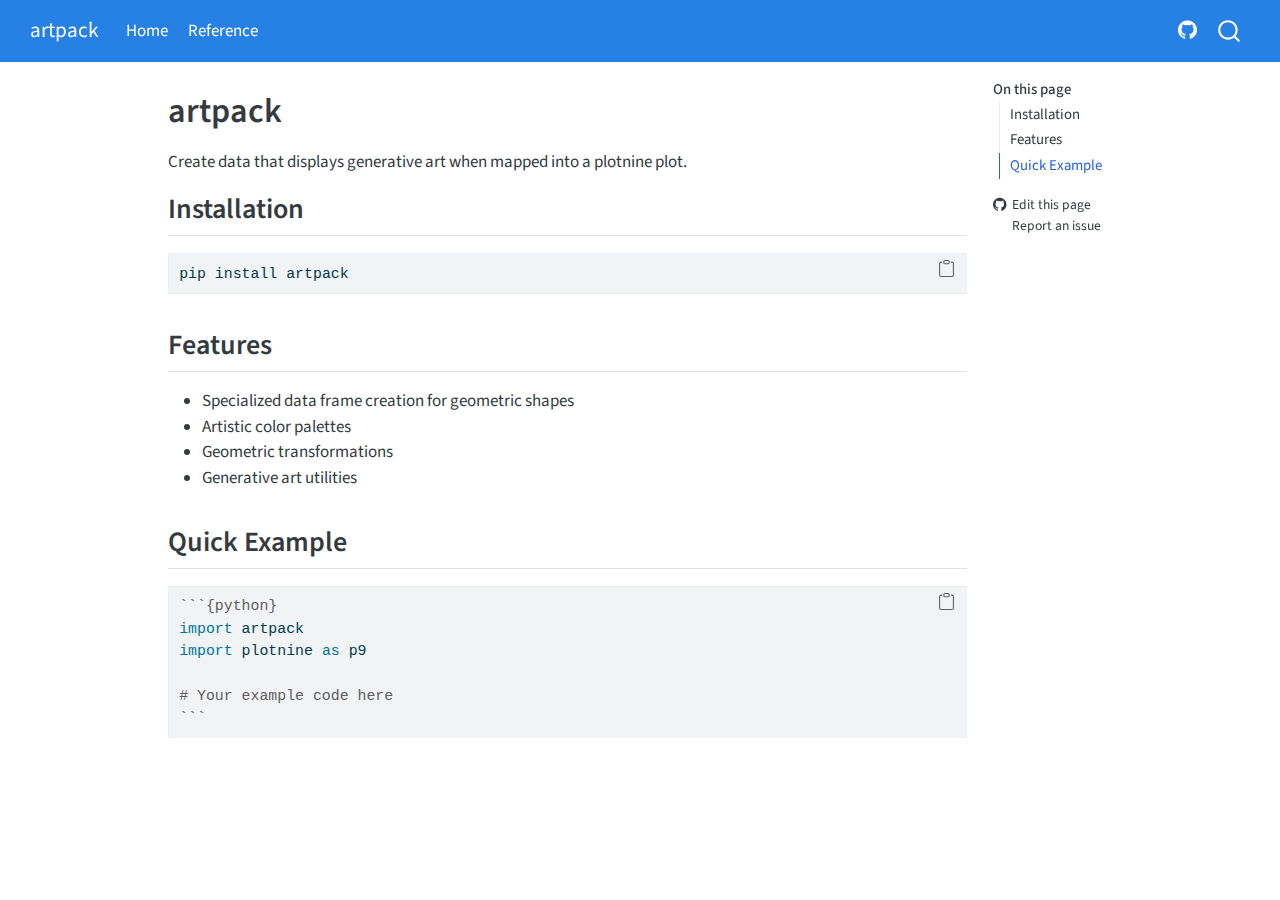
<file: docs/index.html>
<!DOCTYPE html>
<html xmlns="http://www.w3.org/1999/xhtml" lang="en" xml:lang="en"><head>

<meta charset="utf-8">
<meta name="generator" content="quarto-1.7.32">

<meta name="viewport" content="width=device-width, initial-scale=1.0, user-scalable=yes">


<title>artpack</title>
<style>
code{white-space: pre-wrap;}
span.smallcaps{font-variant: small-caps;}
div.columns{display: flex; gap: min(4vw, 1.5em);}
div.column{flex: auto; overflow-x: auto;}
div.hanging-indent{margin-left: 1.5em; text-indent: -1.5em;}
ul.task-list{list-style: none;}
ul.task-list li input[type="checkbox"] {
  width: 0.8em;
  margin: 0 0.8em 0.2em -1em; /* quarto-specific, see https://github.com/quarto-dev/quarto-cli/issues/4556 */ 
  vertical-align: middle;
}
/* CSS for syntax highlighting */
html { -webkit-text-size-adjust: 100%; }
pre > code.sourceCode { white-space: pre; position: relative; }
pre > code.sourceCode > span { display: inline-block; line-height: 1.25; }
pre > code.sourceCode > span:empty { height: 1.2em; }
.sourceCode { overflow: visible; }
code.sourceCode > span { color: inherit; text-decoration: inherit; }
div.sourceCode { margin: 1em 0; }
pre.sourceCode { margin: 0; }
@media screen {
div.sourceCode { overflow: auto; }
}
@media print {
pre > code.sourceCode { white-space: pre-wrap; }
pre > code.sourceCode > span { text-indent: -5em; padding-left: 5em; }
}
pre.numberSource code
  { counter-reset: source-line 0; }
pre.numberSource code > span
  { position: relative; left: -4em; counter-increment: source-line; }
pre.numberSource code > span > a:first-child::before
  { content: counter(source-line);
    position: relative; left: -1em; text-align: right; vertical-align: baseline;
    border: none; display: inline-block;
    -webkit-touch-callout: none; -webkit-user-select: none;
    -khtml-user-select: none; -moz-user-select: none;
    -ms-user-select: none; user-select: none;
    padding: 0 4px; width: 4em;
  }
pre.numberSource { margin-left: 3em;  padding-left: 4px; }
div.sourceCode
  {   }
@media screen {
pre > code.sourceCode > span > a:first-child::before { text-decoration: underline; }
}
</style>


<script src="site_libs/quarto-nav/quarto-nav.js"></script>
<script src="site_libs/quarto-nav/headroom.min.js"></script>
<script src="site_libs/clipboard/clipboard.min.js"></script>
<script src="site_libs/quarto-search/autocomplete.umd.js"></script>
<script src="site_libs/quarto-search/fuse.min.js"></script>
<script src="site_libs/quarto-search/quarto-search.js"></script>
<meta name="quarto:offset" content="./">
<script src="site_libs/quarto-html/quarto.js" type="module"></script>
<script src="site_libs/quarto-html/tabsets/tabsets.js" type="module"></script>
<script src="site_libs/quarto-html/popper.min.js"></script>
<script src="site_libs/quarto-html/tippy.umd.min.js"></script>
<script src="site_libs/quarto-html/anchor.min.js"></script>
<link href="site_libs/quarto-html/tippy.css" rel="stylesheet">
<link href="site_libs/quarto-html/quarto-syntax-highlighting-37eea08aefeeee20ff55810ff984fec1.css" rel="stylesheet" id="quarto-text-highlighting-styles">
<script src="site_libs/bootstrap/bootstrap.min.js"></script>
<link href="site_libs/bootstrap/bootstrap-icons.css" rel="stylesheet">
<link href="site_libs/bootstrap/bootstrap-a957552743cf229cecd72dbee48e5bde.min.css" rel="stylesheet" append-hash="true" id="quarto-bootstrap" data-mode="light">
<script id="quarto-search-options" type="application/json">{
  "location": "navbar",
  "copy-button": false,
  "collapse-after": 3,
  "panel-placement": "end",
  "type": "overlay",
  "limit": 50,
  "keyboard-shortcut": [
    "f",
    "/",
    "s"
  ],
  "show-item-context": false,
  "language": {
    "search-no-results-text": "No results",
    "search-matching-documents-text": "matching documents",
    "search-copy-link-title": "Copy link to search",
    "search-hide-matches-text": "Hide additional matches",
    "search-more-match-text": "more match in this document",
    "search-more-matches-text": "more matches in this document",
    "search-clear-button-title": "Clear",
    "search-text-placeholder": "",
    "search-detached-cancel-button-title": "Cancel",
    "search-submit-button-title": "Submit",
    "search-label": "Search"
  }
}</script>


</head>

<body class="nav-fixed quarto-light">

<div id="quarto-search-results"></div>
  <header id="quarto-header" class="headroom fixed-top">
    <nav class="navbar navbar-expand-lg " data-bs-theme="dark">
      <div class="navbar-container container-fluid">
      <div class="navbar-brand-container mx-auto">
    <a class="navbar-brand" href="./index.html">
    <span class="navbar-title">artpack</span>
    </a>
  </div>
            <div id="quarto-search" class="" title="Search"></div>
          <button class="navbar-toggler" type="button" data-bs-toggle="collapse" data-bs-target="#navbarCollapse" aria-controls="navbarCollapse" role="menu" aria-expanded="false" aria-label="Toggle navigation" onclick="if (window.quartoToggleHeadroom) { window.quartoToggleHeadroom(); }">
  <span class="navbar-toggler-icon"></span>
</button>
          <div class="collapse navbar-collapse" id="navbarCollapse">
            <ul class="navbar-nav navbar-nav-scroll me-auto">
  <li class="nav-item">
    <a class="nav-link active" href="./index.html" aria-current="page"> 
<span class="menu-text">Home</span></a>
  </li>  
  <li class="nav-item">
    <a class="nav-link" href="./reference/index.html"> 
<span class="menu-text">Reference</span></a>
  </li>  
</ul>
            <ul class="navbar-nav navbar-nav-scroll ms-auto">
  <li class="nav-item compact">
    <a class="nav-link" href="https://github.com/Meghansaha/artpack-py"> <i class="bi bi-github" role="img">
</i> 
<span class="menu-text"></span></a>
  </li>  
</ul>
          </div> <!-- /navcollapse -->
            <div class="quarto-navbar-tools">
</div>
      </div> <!-- /container-fluid -->
    </nav>
</header>
<!-- content -->
<div id="quarto-content" class="quarto-container page-columns page-rows-contents page-layout-article page-navbar">
<!-- sidebar -->
<!-- margin-sidebar -->
    <div id="quarto-margin-sidebar" class="sidebar margin-sidebar">
        <nav id="TOC" role="doc-toc" class="toc-active">
    <h2 id="toc-title">On this page</h2>
   
  <ul>
  <li><a href="#installation" id="toc-installation" class="nav-link active" data-scroll-target="#installation">Installation</a></li>
  <li><a href="#features" id="toc-features" class="nav-link" data-scroll-target="#features">Features</a></li>
  <li><a href="#quick-example" id="toc-quick-example" class="nav-link" data-scroll-target="#quick-example">Quick Example</a></li>
  </ul>
<div class="toc-actions"><ul><li><a href="https://github.com/Meghansaha/artpack-py/edit/main/index.qmd" class="toc-action"><i class="bi bi-github"></i>Edit this page</a></li><li><a href="https://github.com/Meghansaha/artpack-py/issues/new" class="toc-action"><i class="bi empty"></i>Report an issue</a></li></ul></div></nav>
    </div>
<!-- main -->
<main class="content" id="quarto-document-content">

<header id="title-block-header" class="quarto-title-block default">
<div class="quarto-title">
<h1 class="title">artpack</h1>
</div>



<div class="quarto-title-meta">

    
  
    
  </div>
  


</header>


<p>Create data that displays generative art when mapped into a plotnine plot.</p>
<section id="installation" class="level2">
<h2 class="anchored" data-anchor-id="installation">Installation</h2>
<div class="sourceCode" id="cb1"><pre class="sourceCode bash code-with-copy"><code class="sourceCode bash"><span id="cb1-1"><a href="#cb1-1" aria-hidden="true" tabindex="-1"></a><span class="ex">pip</span> install artpack</span></code><button title="Copy to Clipboard" class="code-copy-button"><i class="bi"></i></button></pre></div>
</section>
<section id="features" class="level2">
<h2 class="anchored" data-anchor-id="features">Features</h2>
<ul>
<li>Specialized data frame creation for geometric shapes</li>
<li>Artistic color palettes</li>
<li>Geometric transformations</li>
<li>Generative art utilities</li>
</ul>
</section>
<section id="quick-example" class="level2">
<h2 class="anchored" data-anchor-id="quick-example">Quick Example</h2>
<div class="sourceCode" id="cb2"><pre class="sourceCode markdown code-with-copy"><code class="sourceCode markdown"><span id="cb2-1"><a href="#cb2-1" aria-hidden="true" tabindex="-1"></a><span class="in">```{python}</span></span>
<span id="cb2-2"><a href="#cb2-2" aria-hidden="true" tabindex="-1"></a><span class="im">import</span> artpack</span>
<span id="cb2-3"><a href="#cb2-3" aria-hidden="true" tabindex="-1"></a><span class="im">import</span> plotnine <span class="im">as</span> p9</span>
<span id="cb2-4"><a href="#cb2-4" aria-hidden="true" tabindex="-1"></a></span>
<span id="cb2-5"><a href="#cb2-5" aria-hidden="true" tabindex="-1"></a><span class="co"># Your example code here</span></span>
<span id="cb2-6"><a href="#cb2-6" aria-hidden="true" tabindex="-1"></a><span class="in">```</span></span></code><button title="Copy to Clipboard" class="code-copy-button"><i class="bi"></i></button></pre></div>


</section>

</main> <!-- /main -->
<script id="quarto-html-after-body" type="application/javascript">
  window.document.addEventListener("DOMContentLoaded", function (event) {
    const icon = "";
    const anchorJS = new window.AnchorJS();
    anchorJS.options = {
      placement: 'right',
      icon: icon
    };
    anchorJS.add('.anchored');
    const isCodeAnnotation = (el) => {
      for (const clz of el.classList) {
        if (clz.startsWith('code-annotation-')) {                     
          return true;
        }
      }
      return false;
    }
    const onCopySuccess = function(e) {
      // button target
      const button = e.trigger;
      // don't keep focus
      button.blur();
      // flash "checked"
      button.classList.add('code-copy-button-checked');
      var currentTitle = button.getAttribute("title");
      button.setAttribute("title", "Copied!");
      let tooltip;
      if (window.bootstrap) {
        button.setAttribute("data-bs-toggle", "tooltip");
        button.setAttribute("data-bs-placement", "left");
        button.setAttribute("data-bs-title", "Copied!");
        tooltip = new bootstrap.Tooltip(button, 
          { trigger: "manual", 
            customClass: "code-copy-button-tooltip",
            offset: [0, -8]});
        tooltip.show();    
      }
      setTimeout(function() {
        if (tooltip) {
          tooltip.hide();
          button.removeAttribute("data-bs-title");
          button.removeAttribute("data-bs-toggle");
          button.removeAttribute("data-bs-placement");
        }
        button.setAttribute("title", currentTitle);
        button.classList.remove('code-copy-button-checked');
      }, 1000);
      // clear code selection
      e.clearSelection();
    }
    const getTextToCopy = function(trigger) {
        const codeEl = trigger.previousElementSibling.cloneNode(true);
        for (const childEl of codeEl.children) {
          if (isCodeAnnotation(childEl)) {
            childEl.remove();
          }
        }
        return codeEl.innerText;
    }
    const clipboard = new window.ClipboardJS('.code-copy-button:not([data-in-quarto-modal])', {
      text: getTextToCopy
    });
    clipboard.on('success', onCopySuccess);
    if (window.document.getElementById('quarto-embedded-source-code-modal')) {
      const clipboardModal = new window.ClipboardJS('.code-copy-button[data-in-quarto-modal]', {
        text: getTextToCopy,
        container: window.document.getElementById('quarto-embedded-source-code-modal')
      });
      clipboardModal.on('success', onCopySuccess);
    }
      var localhostRegex = new RegExp(/^(?:http|https):\/\/localhost\:?[0-9]*\//);
      var mailtoRegex = new RegExp(/^mailto:/);
        var filterRegex = new RegExp('/' + window.location.host + '/');
      var isInternal = (href) => {
          return filterRegex.test(href) || localhostRegex.test(href) || mailtoRegex.test(href);
      }
      // Inspect non-navigation links and adorn them if external
     var links = window.document.querySelectorAll('a[href]:not(.nav-link):not(.navbar-brand):not(.toc-action):not(.sidebar-link):not(.sidebar-item-toggle):not(.pagination-link):not(.no-external):not([aria-hidden]):not(.dropdown-item):not(.quarto-navigation-tool):not(.about-link)');
      for (var i=0; i<links.length; i++) {
        const link = links[i];
        if (!isInternal(link.href)) {
          // undo the damage that might have been done by quarto-nav.js in the case of
          // links that we want to consider external
          if (link.dataset.originalHref !== undefined) {
            link.href = link.dataset.originalHref;
          }
        }
      }
    function tippyHover(el, contentFn, onTriggerFn, onUntriggerFn) {
      const config = {
        allowHTML: true,
        maxWidth: 500,
        delay: 100,
        arrow: false,
        appendTo: function(el) {
            return el.parentElement;
        },
        interactive: true,
        interactiveBorder: 10,
        theme: 'quarto',
        placement: 'bottom-start',
      };
      if (contentFn) {
        config.content = contentFn;
      }
      if (onTriggerFn) {
        config.onTrigger = onTriggerFn;
      }
      if (onUntriggerFn) {
        config.onUntrigger = onUntriggerFn;
      }
      window.tippy(el, config); 
    }
    const noterefs = window.document.querySelectorAll('a[role="doc-noteref"]');
    for (var i=0; i<noterefs.length; i++) {
      const ref = noterefs[i];
      tippyHover(ref, function() {
        // use id or data attribute instead here
        let href = ref.getAttribute('data-footnote-href') || ref.getAttribute('href');
        try { href = new URL(href).hash; } catch {}
        const id = href.replace(/^#\/?/, "");
        const note = window.document.getElementById(id);
        if (note) {
          return note.innerHTML;
        } else {
          return "";
        }
      });
    }
    const xrefs = window.document.querySelectorAll('a.quarto-xref');
    const processXRef = (id, note) => {
      // Strip column container classes
      const stripColumnClz = (el) => {
        el.classList.remove("page-full", "page-columns");
        if (el.children) {
          for (const child of el.children) {
            stripColumnClz(child);
          }
        }
      }
      stripColumnClz(note)
      if (id === null || id.startsWith('sec-')) {
        // Special case sections, only their first couple elements
        const container = document.createElement("div");
        if (note.children && note.children.length > 2) {
          container.appendChild(note.children[0].cloneNode(true));
          for (let i = 1; i < note.children.length; i++) {
            const child = note.children[i];
            if (child.tagName === "P" && child.innerText === "") {
              continue;
            } else {
              container.appendChild(child.cloneNode(true));
              break;
            }
          }
          if (window.Quarto?.typesetMath) {
            window.Quarto.typesetMath(container);
          }
          return container.innerHTML
        } else {
          if (window.Quarto?.typesetMath) {
            window.Quarto.typesetMath(note);
          }
          return note.innerHTML;
        }
      } else {
        // Remove any anchor links if they are present
        const anchorLink = note.querySelector('a.anchorjs-link');
        if (anchorLink) {
          anchorLink.remove();
        }
        if (window.Quarto?.typesetMath) {
          window.Quarto.typesetMath(note);
        }
        if (note.classList.contains("callout")) {
          return note.outerHTML;
        } else {
          return note.innerHTML;
        }
      }
    }
    for (var i=0; i<xrefs.length; i++) {
      const xref = xrefs[i];
      tippyHover(xref, undefined, function(instance) {
        instance.disable();
        let url = xref.getAttribute('href');
        let hash = undefined; 
        if (url.startsWith('#')) {
          hash = url;
        } else {
          try { hash = new URL(url).hash; } catch {}
        }
        if (hash) {
          const id = hash.replace(/^#\/?/, "");
          const note = window.document.getElementById(id);
          if (note !== null) {
            try {
              const html = processXRef(id, note.cloneNode(true));
              instance.setContent(html);
            } finally {
              instance.enable();
              instance.show();
            }
          } else {
            // See if we can fetch this
            fetch(url.split('#')[0])
            .then(res => res.text())
            .then(html => {
              const parser = new DOMParser();
              const htmlDoc = parser.parseFromString(html, "text/html");
              const note = htmlDoc.getElementById(id);
              if (note !== null) {
                const html = processXRef(id, note);
                instance.setContent(html);
              } 
            }).finally(() => {
              instance.enable();
              instance.show();
            });
          }
        } else {
          // See if we can fetch a full url (with no hash to target)
          // This is a special case and we should probably do some content thinning / targeting
          fetch(url)
          .then(res => res.text())
          .then(html => {
            const parser = new DOMParser();
            const htmlDoc = parser.parseFromString(html, "text/html");
            const note = htmlDoc.querySelector('main.content');
            if (note !== null) {
              // This should only happen for chapter cross references
              // (since there is no id in the URL)
              // remove the first header
              if (note.children.length > 0 && note.children[0].tagName === "HEADER") {
                note.children[0].remove();
              }
              const html = processXRef(null, note);
              instance.setContent(html);
            } 
          }).finally(() => {
            instance.enable();
            instance.show();
          });
        }
      }, function(instance) {
      });
    }
        let selectedAnnoteEl;
        const selectorForAnnotation = ( cell, annotation) => {
          let cellAttr = 'data-code-cell="' + cell + '"';
          let lineAttr = 'data-code-annotation="' +  annotation + '"';
          const selector = 'span[' + cellAttr + '][' + lineAttr + ']';
          return selector;
        }
        const selectCodeLines = (annoteEl) => {
          const doc = window.document;
          const targetCell = annoteEl.getAttribute("data-target-cell");
          const targetAnnotation = annoteEl.getAttribute("data-target-annotation");
          const annoteSpan = window.document.querySelector(selectorForAnnotation(targetCell, targetAnnotation));
          const lines = annoteSpan.getAttribute("data-code-lines").split(",");
          const lineIds = lines.map((line) => {
            return targetCell + "-" + line;
          })
          let top = null;
          let height = null;
          let parent = null;
          if (lineIds.length > 0) {
              //compute the position of the single el (top and bottom and make a div)
              const el = window.document.getElementById(lineIds[0]);
              top = el.offsetTop;
              height = el.offsetHeight;
              parent = el.parentElement.parentElement;
            if (lineIds.length > 1) {
              const lastEl = window.document.getElementById(lineIds[lineIds.length - 1]);
              const bottom = lastEl.offsetTop + lastEl.offsetHeight;
              height = bottom - top;
            }
            if (top !== null && height !== null && parent !== null) {
              // cook up a div (if necessary) and position it 
              let div = window.document.getElementById("code-annotation-line-highlight");
              if (div === null) {
                div = window.document.createElement("div");
                div.setAttribute("id", "code-annotation-line-highlight");
                div.style.position = 'absolute';
                parent.appendChild(div);
              }
              div.style.top = top - 2 + "px";
              div.style.height = height + 4 + "px";
              div.style.left = 0;
              let gutterDiv = window.document.getElementById("code-annotation-line-highlight-gutter");
              if (gutterDiv === null) {
                gutterDiv = window.document.createElement("div");
                gutterDiv.setAttribute("id", "code-annotation-line-highlight-gutter");
                gutterDiv.style.position = 'absolute';
                const codeCell = window.document.getElementById(targetCell);
                const gutter = codeCell.querySelector('.code-annotation-gutter');
                gutter.appendChild(gutterDiv);
              }
              gutterDiv.style.top = top - 2 + "px";
              gutterDiv.style.height = height + 4 + "px";
            }
            selectedAnnoteEl = annoteEl;
          }
        };
        const unselectCodeLines = () => {
          const elementsIds = ["code-annotation-line-highlight", "code-annotation-line-highlight-gutter"];
          elementsIds.forEach((elId) => {
            const div = window.document.getElementById(elId);
            if (div) {
              div.remove();
            }
          });
          selectedAnnoteEl = undefined;
        };
          // Handle positioning of the toggle
      window.addEventListener(
        "resize",
        throttle(() => {
          elRect = undefined;
          if (selectedAnnoteEl) {
            selectCodeLines(selectedAnnoteEl);
          }
        }, 10)
      );
      function throttle(fn, ms) {
      let throttle = false;
      let timer;
        return (...args) => {
          if(!throttle) { // first call gets through
              fn.apply(this, args);
              throttle = true;
          } else { // all the others get throttled
              if(timer) clearTimeout(timer); // cancel #2
              timer = setTimeout(() => {
                fn.apply(this, args);
                timer = throttle = false;
              }, ms);
          }
        };
      }
        // Attach click handler to the DT
        const annoteDls = window.document.querySelectorAll('dt[data-target-cell]');
        for (const annoteDlNode of annoteDls) {
          annoteDlNode.addEventListener('click', (event) => {
            const clickedEl = event.target;
            if (clickedEl !== selectedAnnoteEl) {
              unselectCodeLines();
              const activeEl = window.document.querySelector('dt[data-target-cell].code-annotation-active');
              if (activeEl) {
                activeEl.classList.remove('code-annotation-active');
              }
              selectCodeLines(clickedEl);
              clickedEl.classList.add('code-annotation-active');
            } else {
              // Unselect the line
              unselectCodeLines();
              clickedEl.classList.remove('code-annotation-active');
            }
          });
        }
    const findCites = (el) => {
      const parentEl = el.parentElement;
      if (parentEl) {
        const cites = parentEl.dataset.cites;
        if (cites) {
          return {
            el,
            cites: cites.split(' ')
          };
        } else {
          return findCites(el.parentElement)
        }
      } else {
        return undefined;
      }
    };
    var bibliorefs = window.document.querySelectorAll('a[role="doc-biblioref"]');
    for (var i=0; i<bibliorefs.length; i++) {
      const ref = bibliorefs[i];
      const citeInfo = findCites(ref);
      if (citeInfo) {
        tippyHover(citeInfo.el, function() {
          var popup = window.document.createElement('div');
          citeInfo.cites.forEach(function(cite) {
            var citeDiv = window.document.createElement('div');
            citeDiv.classList.add('hanging-indent');
            citeDiv.classList.add('csl-entry');
            var biblioDiv = window.document.getElementById('ref-' + cite);
            if (biblioDiv) {
              citeDiv.innerHTML = biblioDiv.innerHTML;
            }
            popup.appendChild(citeDiv);
          });
          return popup.innerHTML;
        });
      }
    }
  });
  </script>
</div> <!-- /content -->




<footer class="footer"><div class="nav-footer"><div class="nav-footer-center"><div class="toc-actions d-sm-block d-md-none"><ul><li><a href="https://github.com/Meghansaha/artpack-py/edit/main/index.qmd" class="toc-action"><i class="bi bi-github"></i>Edit this page</a></li><li><a href="https://github.com/Meghansaha/artpack-py/issues/new" class="toc-action"><i class="bi empty"></i>Report an issue</a></li></ul></div></div></div></footer></body></html>
</file>
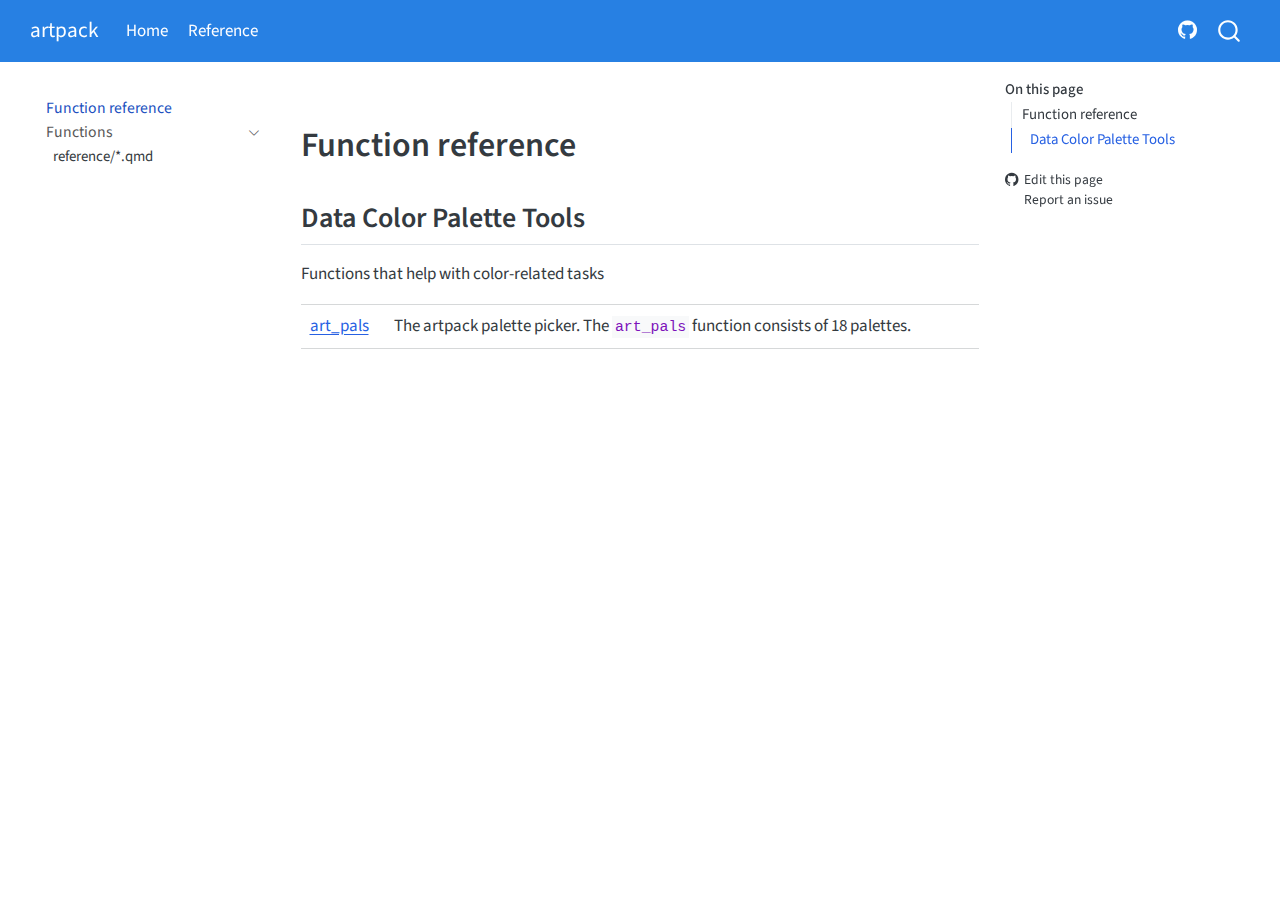
<file: docs/reference/index.html>
<!DOCTYPE html>
<html xmlns="http://www.w3.org/1999/xhtml" lang="en" xml:lang="en"><head>

<meta charset="utf-8">
<meta name="generator" content="quarto-1.7.32">

<meta name="viewport" content="width=device-width, initial-scale=1.0, user-scalable=yes">


<title>index – artpack</title>
<style>
code{white-space: pre-wrap;}
span.smallcaps{font-variant: small-caps;}
div.columns{display: flex; gap: min(4vw, 1.5em);}
div.column{flex: auto; overflow-x: auto;}
div.hanging-indent{margin-left: 1.5em; text-indent: -1.5em;}
ul.task-list{list-style: none;}
ul.task-list li input[type="checkbox"] {
  width: 0.8em;
  margin: 0 0.8em 0.2em -1em; /* quarto-specific, see https://github.com/quarto-dev/quarto-cli/issues/4556 */ 
  vertical-align: middle;
}
</style>


<script src="../site_libs/quarto-nav/quarto-nav.js"></script>
<script src="../site_libs/quarto-nav/headroom.min.js"></script>
<script src="../site_libs/clipboard/clipboard.min.js"></script>
<script src="../site_libs/quarto-search/autocomplete.umd.js"></script>
<script src="../site_libs/quarto-search/fuse.min.js"></script>
<script src="../site_libs/quarto-search/quarto-search.js"></script>
<meta name="quarto:offset" content="../">
<script src="../site_libs/quarto-html/quarto.js" type="module"></script>
<script src="../site_libs/quarto-html/tabsets/tabsets.js" type="module"></script>
<script src="../site_libs/quarto-html/popper.min.js"></script>
<script src="../site_libs/quarto-html/tippy.umd.min.js"></script>
<script src="../site_libs/quarto-html/anchor.min.js"></script>
<link href="../site_libs/quarto-html/tippy.css" rel="stylesheet">
<link href="../site_libs/quarto-html/quarto-syntax-highlighting-37eea08aefeeee20ff55810ff984fec1.css" rel="stylesheet" id="quarto-text-highlighting-styles">
<script src="../site_libs/bootstrap/bootstrap.min.js"></script>
<link href="../site_libs/bootstrap/bootstrap-icons.css" rel="stylesheet">
<link href="../site_libs/bootstrap/bootstrap-a957552743cf229cecd72dbee48e5bde.min.css" rel="stylesheet" append-hash="true" id="quarto-bootstrap" data-mode="light">
<script id="quarto-search-options" type="application/json">{
  "location": "navbar",
  "copy-button": false,
  "collapse-after": 3,
  "panel-placement": "end",
  "type": "overlay",
  "limit": 50,
  "keyboard-shortcut": [
    "f",
    "/",
    "s"
  ],
  "show-item-context": false,
  "language": {
    "search-no-results-text": "No results",
    "search-matching-documents-text": "matching documents",
    "search-copy-link-title": "Copy link to search",
    "search-hide-matches-text": "Hide additional matches",
    "search-more-match-text": "more match in this document",
    "search-more-matches-text": "more matches in this document",
    "search-clear-button-title": "Clear",
    "search-text-placeholder": "",
    "search-detached-cancel-button-title": "Cancel",
    "search-submit-button-title": "Submit",
    "search-label": "Search"
  }
}</script>


</head>

<body class="nav-sidebar floating nav-fixed quarto-light">

<div id="quarto-search-results"></div>
  <header id="quarto-header" class="headroom fixed-top">
    <nav class="navbar navbar-expand-lg " data-bs-theme="dark">
      <div class="navbar-container container-fluid">
      <div class="navbar-brand-container mx-auto">
    <a class="navbar-brand" href="../index.html">
    <span class="navbar-title">artpack</span>
    </a>
  </div>
            <div id="quarto-search" class="" title="Search"></div>
          <button class="navbar-toggler" type="button" data-bs-toggle="collapse" data-bs-target="#navbarCollapse" aria-controls="navbarCollapse" role="menu" aria-expanded="false" aria-label="Toggle navigation" onclick="if (window.quartoToggleHeadroom) { window.quartoToggleHeadroom(); }">
  <span class="navbar-toggler-icon"></span>
</button>
          <div class="collapse navbar-collapse" id="navbarCollapse">
            <ul class="navbar-nav navbar-nav-scroll me-auto">
  <li class="nav-item">
    <a class="nav-link" href="../index.html"> 
<span class="menu-text">Home</span></a>
  </li>  
  <li class="nav-item">
    <a class="nav-link active" href="../reference/index.html" aria-current="page"> 
<span class="menu-text">Reference</span></a>
  </li>  
</ul>
            <ul class="navbar-nav navbar-nav-scroll ms-auto">
  <li class="nav-item compact">
    <a class="nav-link" href="https://github.com/Meghansaha/artpack-py"> <i class="bi bi-github" role="img">
</i> 
<span class="menu-text"></span></a>
  </li>  
</ul>
          </div> <!-- /navcollapse -->
            <div class="quarto-navbar-tools">
</div>
      </div> <!-- /container-fluid -->
    </nav>
  <nav class="quarto-secondary-nav">
    <div class="container-fluid d-flex">
      <button type="button" class="quarto-btn-toggle btn" data-bs-toggle="collapse" role="button" data-bs-target=".quarto-sidebar-collapse-item" aria-controls="quarto-sidebar" aria-expanded="false" aria-label="Toggle sidebar navigation" onclick="if (window.quartoToggleHeadroom) { window.quartoToggleHeadroom(); }">
        <i class="bi bi-layout-text-sidebar-reverse"></i>
      </button>
        <nav class="quarto-page-breadcrumbs" aria-label="breadcrumb"><ol class="breadcrumb"><li class="breadcrumb-item"><a href="../reference/index.html">Function reference</a></li></ol></nav>
        <a class="flex-grow-1" role="navigation" data-bs-toggle="collapse" data-bs-target=".quarto-sidebar-collapse-item" aria-controls="quarto-sidebar" aria-expanded="false" aria-label="Toggle sidebar navigation" onclick="if (window.quartoToggleHeadroom) { window.quartoToggleHeadroom(); }">      
        </a>
    </div>
  </nav>
</header>
<!-- content -->
<div id="quarto-content" class="quarto-container page-columns page-rows-contents page-layout-article page-navbar">
<!-- sidebar -->
  <nav id="quarto-sidebar" class="sidebar collapse collapse-horizontal quarto-sidebar-collapse-item sidebar-navigation floating overflow-auto">
    <div class="sidebar-menu-container"> 
    <ul class="list-unstyled mt-1">
        <li class="sidebar-item">
  <div class="sidebar-item-container"> 
  <a href="../reference/index.html" class="sidebar-item-text sidebar-link active">
 <span class="menu-text">Function reference</span></a>
  </div>
</li>
        <li class="sidebar-item sidebar-item-section">
      <div class="sidebar-item-container"> 
            <a class="sidebar-item-text sidebar-link text-start" data-bs-toggle="collapse" data-bs-target="#quarto-sidebar-section-1" role="navigation" aria-expanded="true">
 <span class="menu-text">Functions</span></a>
          <a class="sidebar-item-toggle text-start" data-bs-toggle="collapse" data-bs-target="#quarto-sidebar-section-1" role="navigation" aria-expanded="true" aria-label="Toggle section">
            <i class="bi bi-chevron-right ms-2"></i>
          </a> 
      </div>
      <ul id="quarto-sidebar-section-1" class="collapse list-unstyled sidebar-section depth1 show">  
          <li class="sidebar-item">
 <span class="menu-text">reference/*.qmd</span>
  </li>
      </ul>
  </li>
    </ul>
    </div>
</nav>
<div id="quarto-sidebar-glass" class="quarto-sidebar-collapse-item" data-bs-toggle="collapse" data-bs-target=".quarto-sidebar-collapse-item"></div>
<!-- margin-sidebar -->
    <div id="quarto-margin-sidebar" class="sidebar margin-sidebar">
        <nav id="TOC" role="doc-toc" class="toc-active">
    <h2 id="toc-title">On this page</h2>
   
  <ul>
  <li><a href="#function-reference" id="toc-function-reference" class="nav-link active" data-scroll-target="#function-reference">Function reference</a>
  <ul class="collapse">
  <li><a href="#data-color-palette-tools" id="toc-data-color-palette-tools" class="nav-link" data-scroll-target="#data-color-palette-tools">Data Color Palette Tools</a></li>
  </ul></li>
  </ul>
<div class="toc-actions"><ul><li><a href="https://github.com/Meghansaha/artpack-py/edit/main/reference/index.qmd" class="toc-action"><i class="bi bi-github"></i>Edit this page</a></li><li><a href="https://github.com/Meghansaha/artpack-py/issues/new" class="toc-action"><i class="bi empty"></i>Report an issue</a></li></ul></div></nav>
    </div>
<!-- main -->
<main class="content" id="quarto-document-content"><header id="title-block-header" class="quarto-title-block"></header>




<section id="function-reference" class="level1 doc doc-index">
<h1 class="doc doc-index">Function reference</h1>
<section id="data-color-palette-tools" class="level2">
<h2 class="anchored" data-anchor-id="data-color-palette-tools">Data Color Palette Tools</h2>
<p>Functions that help with color-related tasks</p>
<table class="caption-top table">
<tbody>
<tr class="odd">
<td><a href="../reference/art_pals.html#artpack.art_pals">art_pals</a></td>
<td>The artpack palette picker. The <code>art_pals</code> function consists of 18 palettes.</td>
</tr>
</tbody>
</table>


</section>
</section>

</main> <!-- /main -->
<script id="quarto-html-after-body" type="application/javascript">
  window.document.addEventListener("DOMContentLoaded", function (event) {
    const icon = "";
    const anchorJS = new window.AnchorJS();
    anchorJS.options = {
      placement: 'right',
      icon: icon
    };
    anchorJS.add('.anchored');
    const isCodeAnnotation = (el) => {
      for (const clz of el.classList) {
        if (clz.startsWith('code-annotation-')) {                     
          return true;
        }
      }
      return false;
    }
    const onCopySuccess = function(e) {
      // button target
      const button = e.trigger;
      // don't keep focus
      button.blur();
      // flash "checked"
      button.classList.add('code-copy-button-checked');
      var currentTitle = button.getAttribute("title");
      button.setAttribute("title", "Copied!");
      let tooltip;
      if (window.bootstrap) {
        button.setAttribute("data-bs-toggle", "tooltip");
        button.setAttribute("data-bs-placement", "left");
        button.setAttribute("data-bs-title", "Copied!");
        tooltip = new bootstrap.Tooltip(button, 
          { trigger: "manual", 
            customClass: "code-copy-button-tooltip",
            offset: [0, -8]});
        tooltip.show();    
      }
      setTimeout(function() {
        if (tooltip) {
          tooltip.hide();
          button.removeAttribute("data-bs-title");
          button.removeAttribute("data-bs-toggle");
          button.removeAttribute("data-bs-placement");
        }
        button.setAttribute("title", currentTitle);
        button.classList.remove('code-copy-button-checked');
      }, 1000);
      // clear code selection
      e.clearSelection();
    }
    const getTextToCopy = function(trigger) {
        const codeEl = trigger.previousElementSibling.cloneNode(true);
        for (const childEl of codeEl.children) {
          if (isCodeAnnotation(childEl)) {
            childEl.remove();
          }
        }
        return codeEl.innerText;
    }
    const clipboard = new window.ClipboardJS('.code-copy-button:not([data-in-quarto-modal])', {
      text: getTextToCopy
    });
    clipboard.on('success', onCopySuccess);
    if (window.document.getElementById('quarto-embedded-source-code-modal')) {
      const clipboardModal = new window.ClipboardJS('.code-copy-button[data-in-quarto-modal]', {
        text: getTextToCopy,
        container: window.document.getElementById('quarto-embedded-source-code-modal')
      });
      clipboardModal.on('success', onCopySuccess);
    }
      var localhostRegex = new RegExp(/^(?:http|https):\/\/localhost\:?[0-9]*\//);
      var mailtoRegex = new RegExp(/^mailto:/);
        var filterRegex = new RegExp('/' + window.location.host + '/');
      var isInternal = (href) => {
          return filterRegex.test(href) || localhostRegex.test(href) || mailtoRegex.test(href);
      }
      // Inspect non-navigation links and adorn them if external
     var links = window.document.querySelectorAll('a[href]:not(.nav-link):not(.navbar-brand):not(.toc-action):not(.sidebar-link):not(.sidebar-item-toggle):not(.pagination-link):not(.no-external):not([aria-hidden]):not(.dropdown-item):not(.quarto-navigation-tool):not(.about-link)');
      for (var i=0; i<links.length; i++) {
        const link = links[i];
        if (!isInternal(link.href)) {
          // undo the damage that might have been done by quarto-nav.js in the case of
          // links that we want to consider external
          if (link.dataset.originalHref !== undefined) {
            link.href = link.dataset.originalHref;
          }
        }
      }
    function tippyHover(el, contentFn, onTriggerFn, onUntriggerFn) {
      const config = {
        allowHTML: true,
        maxWidth: 500,
        delay: 100,
        arrow: false,
        appendTo: function(el) {
            return el.parentElement;
        },
        interactive: true,
        interactiveBorder: 10,
        theme: 'quarto',
        placement: 'bottom-start',
      };
      if (contentFn) {
        config.content = contentFn;
      }
      if (onTriggerFn) {
        config.onTrigger = onTriggerFn;
      }
      if (onUntriggerFn) {
        config.onUntrigger = onUntriggerFn;
      }
      window.tippy(el, config); 
    }
    const noterefs = window.document.querySelectorAll('a[role="doc-noteref"]');
    for (var i=0; i<noterefs.length; i++) {
      const ref = noterefs[i];
      tippyHover(ref, function() {
        // use id or data attribute instead here
        let href = ref.getAttribute('data-footnote-href') || ref.getAttribute('href');
        try { href = new URL(href).hash; } catch {}
        const id = href.replace(/^#\/?/, "");
        const note = window.document.getElementById(id);
        if (note) {
          return note.innerHTML;
        } else {
          return "";
        }
      });
    }
    const xrefs = window.document.querySelectorAll('a.quarto-xref');
    const processXRef = (id, note) => {
      // Strip column container classes
      const stripColumnClz = (el) => {
        el.classList.remove("page-full", "page-columns");
        if (el.children) {
          for (const child of el.children) {
            stripColumnClz(child);
          }
        }
      }
      stripColumnClz(note)
      if (id === null || id.startsWith('sec-')) {
        // Special case sections, only their first couple elements
        const container = document.createElement("div");
        if (note.children && note.children.length > 2) {
          container.appendChild(note.children[0].cloneNode(true));
          for (let i = 1; i < note.children.length; i++) {
            const child = note.children[i];
            if (child.tagName === "P" && child.innerText === "") {
              continue;
            } else {
              container.appendChild(child.cloneNode(true));
              break;
            }
          }
          if (window.Quarto?.typesetMath) {
            window.Quarto.typesetMath(container);
          }
          return container.innerHTML
        } else {
          if (window.Quarto?.typesetMath) {
            window.Quarto.typesetMath(note);
          }
          return note.innerHTML;
        }
      } else {
        // Remove any anchor links if they are present
        const anchorLink = note.querySelector('a.anchorjs-link');
        if (anchorLink) {
          anchorLink.remove();
        }
        if (window.Quarto?.typesetMath) {
          window.Quarto.typesetMath(note);
        }
        if (note.classList.contains("callout")) {
          return note.outerHTML;
        } else {
          return note.innerHTML;
        }
      }
    }
    for (var i=0; i<xrefs.length; i++) {
      const xref = xrefs[i];
      tippyHover(xref, undefined, function(instance) {
        instance.disable();
        let url = xref.getAttribute('href');
        let hash = undefined; 
        if (url.startsWith('#')) {
          hash = url;
        } else {
          try { hash = new URL(url).hash; } catch {}
        }
        if (hash) {
          const id = hash.replace(/^#\/?/, "");
          const note = window.document.getElementById(id);
          if (note !== null) {
            try {
              const html = processXRef(id, note.cloneNode(true));
              instance.setContent(html);
            } finally {
              instance.enable();
              instance.show();
            }
          } else {
            // See if we can fetch this
            fetch(url.split('#')[0])
            .then(res => res.text())
            .then(html => {
              const parser = new DOMParser();
              const htmlDoc = parser.parseFromString(html, "text/html");
              const note = htmlDoc.getElementById(id);
              if (note !== null) {
                const html = processXRef(id, note);
                instance.setContent(html);
              } 
            }).finally(() => {
              instance.enable();
              instance.show();
            });
          }
        } else {
          // See if we can fetch a full url (with no hash to target)
          // This is a special case and we should probably do some content thinning / targeting
          fetch(url)
          .then(res => res.text())
          .then(html => {
            const parser = new DOMParser();
            const htmlDoc = parser.parseFromString(html, "text/html");
            const note = htmlDoc.querySelector('main.content');
            if (note !== null) {
              // This should only happen for chapter cross references
              // (since there is no id in the URL)
              // remove the first header
              if (note.children.length > 0 && note.children[0].tagName === "HEADER") {
                note.children[0].remove();
              }
              const html = processXRef(null, note);
              instance.setContent(html);
            } 
          }).finally(() => {
            instance.enable();
            instance.show();
          });
        }
      }, function(instance) {
      });
    }
        let selectedAnnoteEl;
        const selectorForAnnotation = ( cell, annotation) => {
          let cellAttr = 'data-code-cell="' + cell + '"';
          let lineAttr = 'data-code-annotation="' +  annotation + '"';
          const selector = 'span[' + cellAttr + '][' + lineAttr + ']';
          return selector;
        }
        const selectCodeLines = (annoteEl) => {
          const doc = window.document;
          const targetCell = annoteEl.getAttribute("data-target-cell");
          const targetAnnotation = annoteEl.getAttribute("data-target-annotation");
          const annoteSpan = window.document.querySelector(selectorForAnnotation(targetCell, targetAnnotation));
          const lines = annoteSpan.getAttribute("data-code-lines").split(",");
          const lineIds = lines.map((line) => {
            return targetCell + "-" + line;
          })
          let top = null;
          let height = null;
          let parent = null;
          if (lineIds.length > 0) {
              //compute the position of the single el (top and bottom and make a div)
              const el = window.document.getElementById(lineIds[0]);
              top = el.offsetTop;
              height = el.offsetHeight;
              parent = el.parentElement.parentElement;
            if (lineIds.length > 1) {
              const lastEl = window.document.getElementById(lineIds[lineIds.length - 1]);
              const bottom = lastEl.offsetTop + lastEl.offsetHeight;
              height = bottom - top;
            }
            if (top !== null && height !== null && parent !== null) {
              // cook up a div (if necessary) and position it 
              let div = window.document.getElementById("code-annotation-line-highlight");
              if (div === null) {
                div = window.document.createElement("div");
                div.setAttribute("id", "code-annotation-line-highlight");
                div.style.position = 'absolute';
                parent.appendChild(div);
              }
              div.style.top = top - 2 + "px";
              div.style.height = height + 4 + "px";
              div.style.left = 0;
              let gutterDiv = window.document.getElementById("code-annotation-line-highlight-gutter");
              if (gutterDiv === null) {
                gutterDiv = window.document.createElement("div");
                gutterDiv.setAttribute("id", "code-annotation-line-highlight-gutter");
                gutterDiv.style.position = 'absolute';
                const codeCell = window.document.getElementById(targetCell);
                const gutter = codeCell.querySelector('.code-annotation-gutter');
                gutter.appendChild(gutterDiv);
              }
              gutterDiv.style.top = top - 2 + "px";
              gutterDiv.style.height = height + 4 + "px";
            }
            selectedAnnoteEl = annoteEl;
          }
        };
        const unselectCodeLines = () => {
          const elementsIds = ["code-annotation-line-highlight", "code-annotation-line-highlight-gutter"];
          elementsIds.forEach((elId) => {
            const div = window.document.getElementById(elId);
            if (div) {
              div.remove();
            }
          });
          selectedAnnoteEl = undefined;
        };
          // Handle positioning of the toggle
      window.addEventListener(
        "resize",
        throttle(() => {
          elRect = undefined;
          if (selectedAnnoteEl) {
            selectCodeLines(selectedAnnoteEl);
          }
        }, 10)
      );
      function throttle(fn, ms) {
      let throttle = false;
      let timer;
        return (...args) => {
          if(!throttle) { // first call gets through
              fn.apply(this, args);
              throttle = true;
          } else { // all the others get throttled
              if(timer) clearTimeout(timer); // cancel #2
              timer = setTimeout(() => {
                fn.apply(this, args);
                timer = throttle = false;
              }, ms);
          }
        };
      }
        // Attach click handler to the DT
        const annoteDls = window.document.querySelectorAll('dt[data-target-cell]');
        for (const annoteDlNode of annoteDls) {
          annoteDlNode.addEventListener('click', (event) => {
            const clickedEl = event.target;
            if (clickedEl !== selectedAnnoteEl) {
              unselectCodeLines();
              const activeEl = window.document.querySelector('dt[data-target-cell].code-annotation-active');
              if (activeEl) {
                activeEl.classList.remove('code-annotation-active');
              }
              selectCodeLines(clickedEl);
              clickedEl.classList.add('code-annotation-active');
            } else {
              // Unselect the line
              unselectCodeLines();
              clickedEl.classList.remove('code-annotation-active');
            }
          });
        }
    const findCites = (el) => {
      const parentEl = el.parentElement;
      if (parentEl) {
        const cites = parentEl.dataset.cites;
        if (cites) {
          return {
            el,
            cites: cites.split(' ')
          };
        } else {
          return findCites(el.parentElement)
        }
      } else {
        return undefined;
      }
    };
    var bibliorefs = window.document.querySelectorAll('a[role="doc-biblioref"]');
    for (var i=0; i<bibliorefs.length; i++) {
      const ref = bibliorefs[i];
      const citeInfo = findCites(ref);
      if (citeInfo) {
        tippyHover(citeInfo.el, function() {
          var popup = window.document.createElement('div');
          citeInfo.cites.forEach(function(cite) {
            var citeDiv = window.document.createElement('div');
            citeDiv.classList.add('hanging-indent');
            citeDiv.classList.add('csl-entry');
            var biblioDiv = window.document.getElementById('ref-' + cite);
            if (biblioDiv) {
              citeDiv.innerHTML = biblioDiv.innerHTML;
            }
            popup.appendChild(citeDiv);
          });
          return popup.innerHTML;
        });
      }
    }
  });
  </script>
</div> <!-- /content -->




<footer class="footer"><div class="nav-footer"><div class="nav-footer-center"><div class="toc-actions d-sm-block d-md-none"><ul><li><a href="https://github.com/Meghansaha/artpack-py/edit/main/reference/index.qmd" class="toc-action"><i class="bi bi-github"></i>Edit this page</a></li><li><a href="https://github.com/Meghansaha/artpack-py/issues/new" class="toc-action"><i class="bi empty"></i>Report an issue</a></li></ul></div></div></div></footer></body></html>
</file>
<file: docs/site_libs/quarto-html/tippy.css>
.tippy-box[data-animation=fade][data-state=hidden]{opacity:0}[data-tippy-root]{max-width:calc(100vw - 10px)}.tippy-box{position:relative;background-color:#333;color:#fff;border-radius:4px;font-size:14px;line-height:1.4;white-space:normal;outline:0;transition-property:transform,visibility,opacity}.tippy-box[data-placement^=top]>.tippy-arrow{bottom:0}.tippy-box[data-placement^=top]>.tippy-arrow:before{bottom:-7px;left:0;border-width:8px 8px 0;border-top-color:initial;transform-origin:center top}.tippy-box[data-placement^=bottom]>.tippy-arrow{top:0}.tippy-box[data-placement^=bottom]>.tippy-arrow:before{top:-7px;left:0;border-width:0 8px 8px;border-bottom-color:initial;transform-origin:center bottom}.tippy-box[data-placement^=left]>.tippy-arrow{right:0}.tippy-box[data-placement^=left]>.tippy-arrow:before{border-width:8px 0 8px 8px;border-left-color:initial;right:-7px;transform-origin:center left}.tippy-box[data-placement^=right]>.tippy-arrow{left:0}.tippy-box[data-placement^=right]>.tippy-arrow:before{left:-7px;border-width:8px 8px 8px 0;border-right-color:initial;transform-origin:center right}.tippy-box[data-inertia][data-state=visible]{transition-timing-function:cubic-bezier(.54,1.5,.38,1.11)}.tippy-arrow{width:16px;height:16px;color:#333}.tippy-arrow:before{content:"";position:absolute;border-color:transparent;border-style:solid}.tippy-content{position:relative;padding:5px 9px;z-index:1}
</file>
<file: docs/site_libs/quarto-html/quarto-syntax-highlighting-37eea08aefeeee20ff55810ff984fec1.css>
/* quarto syntax highlight colors */
:root {
  --quarto-hl-ot-color: #003B4F;
  --quarto-hl-at-color: #657422;
  --quarto-hl-ss-color: #20794D;
  --quarto-hl-an-color: #5E5E5E;
  --quarto-hl-fu-color: #4758AB;
  --quarto-hl-st-color: #20794D;
  --quarto-hl-cf-color: #003B4F;
  --quarto-hl-op-color: #5E5E5E;
  --quarto-hl-er-color: #AD0000;
  --quarto-hl-bn-color: #AD0000;
  --quarto-hl-al-color: #AD0000;
  --quarto-hl-va-color: #111111;
  --quarto-hl-bu-color: inherit;
  --quarto-hl-ex-color: inherit;
  --quarto-hl-pp-color: #AD0000;
  --quarto-hl-in-color: #5E5E5E;
  --quarto-hl-vs-color: #20794D;
  --quarto-hl-wa-color: #5E5E5E;
  --quarto-hl-do-color: #5E5E5E;
  --quarto-hl-im-color: #00769E;
  --quarto-hl-ch-color: #20794D;
  --quarto-hl-dt-color: #AD0000;
  --quarto-hl-fl-color: #AD0000;
  --quarto-hl-co-color: #5E5E5E;
  --quarto-hl-cv-color: #5E5E5E;
  --quarto-hl-cn-color: #8f5902;
  --quarto-hl-sc-color: #5E5E5E;
  --quarto-hl-dv-color: #AD0000;
  --quarto-hl-kw-color: #003B4F;
}

/* other quarto variables */
:root {
  --quarto-font-monospace: SFMono-Regular, Menlo, Monaco, Consolas, "Liberation Mono", "Courier New", monospace;
}

/* syntax highlight based on Pandoc's rules */
pre > code.sourceCode > span {
  color: #003B4F;
}

code.sourceCode > span {
  color: #003B4F;
}

div.sourceCode,
div.sourceCode pre.sourceCode {
  color: #003B4F;
}

/* Normal */
code span {
  color: #003B4F;
}

/* Alert */
code span.al {
  color: #AD0000;
  font-style: inherit;
}

/* Annotation */
code span.an {
  color: #5E5E5E;
  font-style: inherit;
}

/* Attribute */
code span.at {
  color: #657422;
  font-style: inherit;
}

/* BaseN */
code span.bn {
  color: #AD0000;
  font-style: inherit;
}

/* BuiltIn */
code span.bu {
  font-style: inherit;
}

/* ControlFlow */
code span.cf {
  color: #003B4F;
  font-weight: bold;
  font-style: inherit;
}

/* Char */
code span.ch {
  color: #20794D;
  font-style: inherit;
}

/* Constant */
code span.cn {
  color: #8f5902;
  font-style: inherit;
}

/* Comment */
code span.co {
  color: #5E5E5E;
  font-style: inherit;
}

/* CommentVar */
code span.cv {
  color: #5E5E5E;
  font-style: italic;
}

/* Documentation */
code span.do {
  color: #5E5E5E;
  font-style: italic;
}

/* DataType */
code span.dt {
  color: #AD0000;
  font-style: inherit;
}

/* DecVal */
code span.dv {
  color: #AD0000;
  font-style: inherit;
}

/* Error */
code span.er {
  color: #AD0000;
  font-style: inherit;
}

/* Extension */
code span.ex {
  font-style: inherit;
}

/* Float */
code span.fl {
  color: #AD0000;
  font-style: inherit;
}

/* Function */
code span.fu {
  color: #4758AB;
  font-style: inherit;
}

/* Import */
code span.im {
  color: #00769E;
  font-style: inherit;
}

/* Information */
code span.in {
  color: #5E5E5E;
  font-style: inherit;
}

/* Keyword */
code span.kw {
  color: #003B4F;
  font-weight: bold;
  font-style: inherit;
}

/* Operator */
code span.op {
  color: #5E5E5E;
  font-style: inherit;
}

/* Other */
code span.ot {
  color: #003B4F;
  font-style: inherit;
}

/* Preprocessor */
code span.pp {
  color: #AD0000;
  font-style: inherit;
}

/* SpecialChar */
code span.sc {
  color: #5E5E5E;
  font-style: inherit;
}

/* SpecialString */
code span.ss {
  color: #20794D;
  font-style: inherit;
}

/* String */
code span.st {
  color: #20794D;
  font-style: inherit;
}

/* Variable */
code span.va {
  color: #111111;
  font-style: inherit;
}

/* VerbatimString */
code span.vs {
  color: #20794D;
  font-style: inherit;
}

/* Warning */
code span.wa {
  color: #5E5E5E;
  font-style: italic;
}

.prevent-inlining {
  content: "</";
}

/*# sourceMappingURL=27d3d809615f7771493d095567f04340.css.map */
</file>
